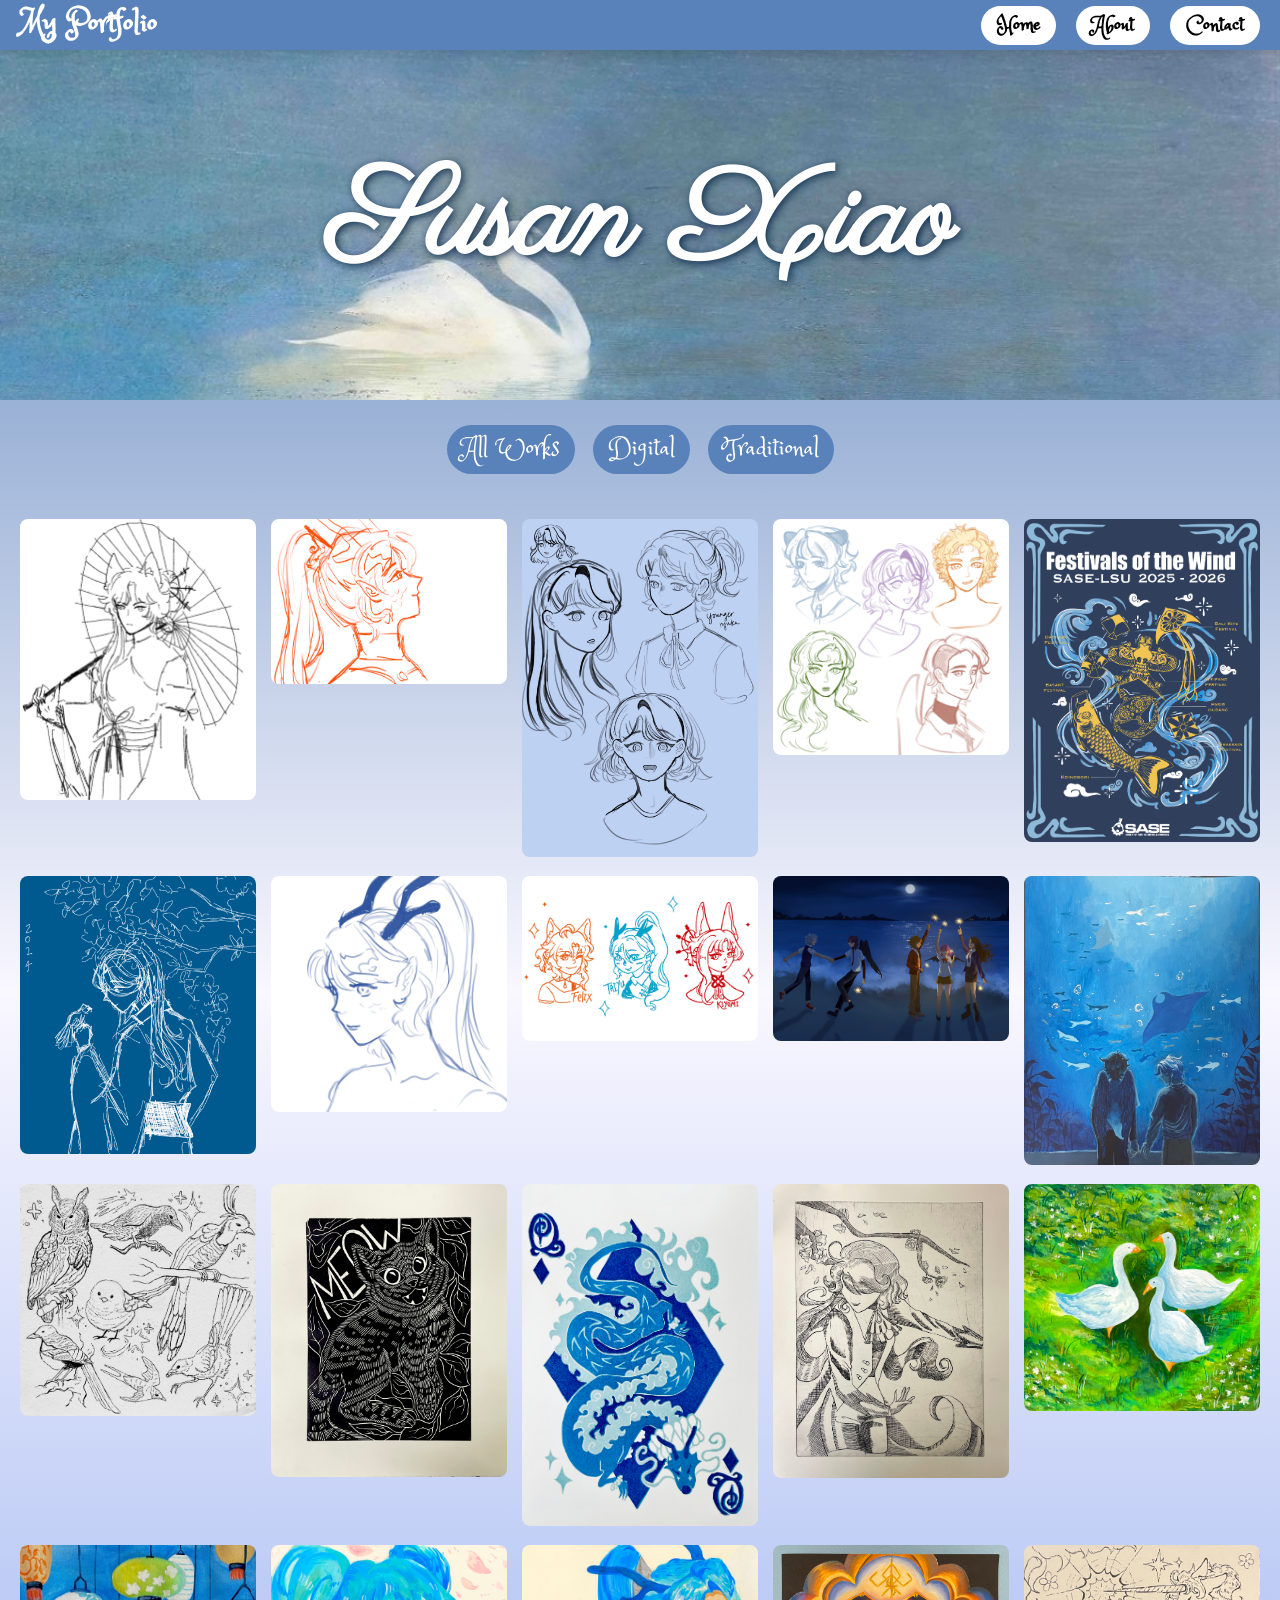
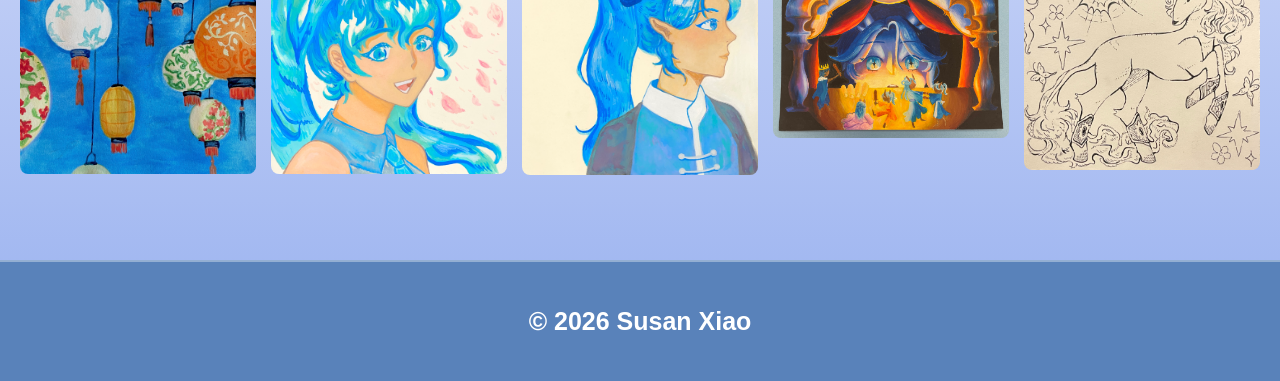
<file: index.html>
<!doctype html>
<html class="no-js" lang="en">

<head>
  <meta charset="utf-8">
  <title>Art Portfolio Website</title>
  <meta name="description" content="This site is  an art portfolio showcasing personal artwork over the recent years.">
  <meta name="viewport" content="width=device-width, initial-scale=1">

  <meta property="og:title" content="">
  <meta property="og:type" content="">
  <meta property="og:url" content="">
  <meta property="og:image" content="">

  <link rel="manifest" href="site.webmanifest">
  <link rel="icon" href="img/icon.png">

  <link rel="stylesheet" href="css/normalize.css">
  <link rel="stylesheet" href="css/main.css">

  <meta name="theme-color" content="#fafafa">
  <link rel="preconnect" href="https://fonts.googleapis.com">
  <link rel="preconnect" href="https://fonts.gstatic.com" crossorigin>
  <link href="https://fonts.googleapis.com/css2?family=Dr+Sugiyama&family=Fleur+De+Leah&family=MonteCarlo&family=Noto+Nastaliq+Urdu:wght@400..700&family=Parisienne&family=Princess+Sofia&family=Stalemate&display=swap" rel="stylesheet">
</head>

<body>
  <div class="top-bar">
    <nav>
      <h1>My Portfolio</h1>

      <ul>
        <li><a href="index.html">Home</a></li>
        <li><a href="about.html">About</a></li>
        <li><a href="contact.html">Contact</a></li>
      </ul>
    </nav>
  </div>
  
  <header class="hero">
    <div class="hero-text">
      <h2>Susan Xiao</h2>
    </div>
  </header>

  <section class="filters">
    <button onclick="filterSelection('all')">All Works</button>
    <button onclick="filterSelection('digital')">Digital</button>
    <button onclick="filterSelection('traditional')">Traditional</button>
  </section>

  <section class="gallery">
    <div class="art digital">
      <button class="art-btn"  aria-label="View Kiyomi, Digital Illustration, 2024">    
        <img 
        src="img/kiyomi.jpg" 
        data-title="Kiyomi"
        data-year="2024"
        data-medium="Digital Illustration - Sketch" 
        alt="">
      </button>
    </div>


    <div class="art digital">
      <button class="art-btn" aria-label="View Taiyu, Digital Illustration, 2025"> 
        <img 
        src="img/taiyured.JPG" 
        data-title="Taiyu (Red)"
        data-year="2025"
        data-medium="Digital Illustration - Sketch" 
        alt="">
      </button>
    </div>

    <div class="art digital">
      <button class="art-btn" aria-label="View Ryuka, Digital Illustration, 2025">
        <img 
        src="img/ryuka.JPG" 
        data-title="Ryuka"
        data-year="2025"
        data-medium="Digital Illustration - Character Design" 
        alt="">
      </button>
    </div>

    <div class="art digital">
      <button class="art-btn" aria-label="View Troubled, Digital Illustration, 2026">
        <img 
        src="img/troubled.JPG" 
        data-title="Troubled"
        data-year="2026"
        data-medium="Digital Illustration - Character Design" 
        alt="">
      </button>
    </div>

    <div class="art digital">
      <button class="art-btn" aria-label="View SASE Tshirt, Digital Illustration, 2026">
        <img 
        src="img/sase.jpg" 
        data-title="SASE Tshirt"
        data-year="2026"
        data-medium="Digital Illustration - Shirt Design" 
        alt="">
      </button>
    </div>

    <div class="art digital">
      <button class="art-btn" aria-label="View Taiyu (Blue), Digital Illustration, 2024">
        <img 
        src="img/taiyubluesketch.jpg" 
        data-title="Taiyu (Blue)"
        data-year="2024"
        data-medium="Digital Illustration - Sketch" 
        alt="">
      </button>
    </div>

    <div class="art digital">
      <button class="art-btn" aria-label="View Wandering, Digital Illustration, 2026">
        <img 
        src="img/taiyusketch.jpg" 
        data-title="Wandering"
        data-year="2026"
        data-medium="Digital Illustration - Sketch" 
        alt="">
      </button>
    </div>

    <div class="art digital">
      <button class="art-btn" aria-label="View Duty Bound Trio, Digital Illustration, 2025">
        <img 
        src="img/dutyboundtrio.JPG" 
        data-title="Duty Bound Trio"
        data-year="2025"
        data-medium="Digital Illustration - Tshirt Design" 
        alt="">
      </button>
    </div>

    <div class="art digital">
      <button class="art-btn" aria-label="View A Night to Remember, Digital Illustration, 2023">
        <img 
        src="img/troubledbeach.JPG" 
        data-title="A Night to Remember"
        data-year="2023"
        data-medium="Digital Illustration" 
        alt="">
      </button>
    </div>

    <div class="art traditional">
      <button class="art-btn" aria-label="View Aquarium, Guoache, 2023">
        <img 
        src="img/aquarium.jpg" 
        data-title="Aquarium"
        data-year="2023"
        data-medium="Guoache" 
        alt="">
      </button>
    </div>

    <div class="art traditional">
      <button class="art-btn"  aria-label="View Birdies, Pen and Ink, 2026">
        <img 
        src="img/birdie.JPG" 
        data-title="Birdies"
        data-year="2026"
        data-medium="Pen and Ink" 
        alt="">
      </button>
    </div>

    <div class="art traditional">
      <button class="art-btn"  aria-label="View Mr. Meow, Printmaking, 2025">
        <img 
        src="img/cat.jpg" 
        data-title="Mr. Meow"
        data-year="2025"
        data-medium="Printmaking" 
        alt="">
      </button>
    </div>

    <div class="art traditional">
      <button class="art-btn"  aria-label="View Queen's Companion, Printmaking, 2025">
        <img 
        src="img/dragoncard.png" 
        data-title="Queen's Companion"
        data-year="2025"
        data-medium="Printmaking"
        alt="">
      </button>
    </div>

    <div class="art traditional">
      <button class="art-btn"  aria-label="View End of a Performance, Printmaking, 2025">
        <img 
        src="img/furina.jpg" 
        data-title="End of a Performance"
        data-year="2025"
        data-medium="Printmaking"
        alt="">
      </button>
    </div>

    <div class="art traditional">
      <button class="art-btn"  aria-label="View Meadow Trio, Guoache, 2026">
        <img 
        src="img/geese.jpg" 
        data-title="Meadow Trio"
        data-year="2026"
        data-medium="Guoache"
        alt="">
      </button>
    </div>

    <div class="art traditional">
      <button class="art-btn"  aria-label="View Hanging Lanterns, Guoache, 2026">
        <img 
        src="img/lanterns.PNG" 
        data-title="Hanging Lanterns"
        data-year="2026"
        data-medium="Guoache"
        alt="">
      </button>
    </div>

    <div class="art traditional">
      <button class="art-btn"  aria-label="View MIKU, Guoache, 2026">
        <img 
        src="img/miku.JPG" 
        data-title="MIKU"
        data-year="2026"
        data-medium="Guoache"
        alt="">
      </button>
    </div>

    <div class="art traditional">
      <button class="art-btn"  aria-label="View Little Prince, Guoache, 2026">
        <img 
        src="img/taiyu.JPG" 
        data-title="Little Prince"
        data-year="2026"
        data-medium="Guoache"
        alt="">
      </button>
    </div>

    <div class="art traditional">
      <button class="art-btn" aria-label="View The Family, Oil Pastels, 2023">
        <img 
        src="img/taiyustage.JPG" 
        data-title="The Family"
        data-year="2023"
        data-medium="Oil Pastels"
        alt="">
      </button>
    </div>

    <div class="art traditional">
      <button class="art-btn" aria-label="View Unicrown, Pen and Ink, 2026">
        <img 
        src="img/unicorn.JPG" 
        data-title="Unicrown"
        data-year="2026"
        data-medium="Pen and Ink"
        alt="">
      </button>
    </div>
  </section>

  <div id="lightbox">
    <div id="lightbox-content" onclick="event.stopPropagation()">
      <button id="close-btn" aria-label="Close lightbox">×</button>
      <button class="arrow left" aria-label="Previous image">❮</button>
      <img id="lightbox-img" alt="">
      <button class="arrow right" aria-label="Next image">❯</button>
    </div>
    <div id="lightbox-caption">
      <h3 id="caption-title">Title</h3>
      <p id="caption-year"></p>
      <p id="caption-medium"></p>
    </div>
  </div>

  <footer>
    <p>© 2026 Susan Xiao</p>
  </footer>

  <script src="js/main.js"></script>
</body>
</html>
</file>
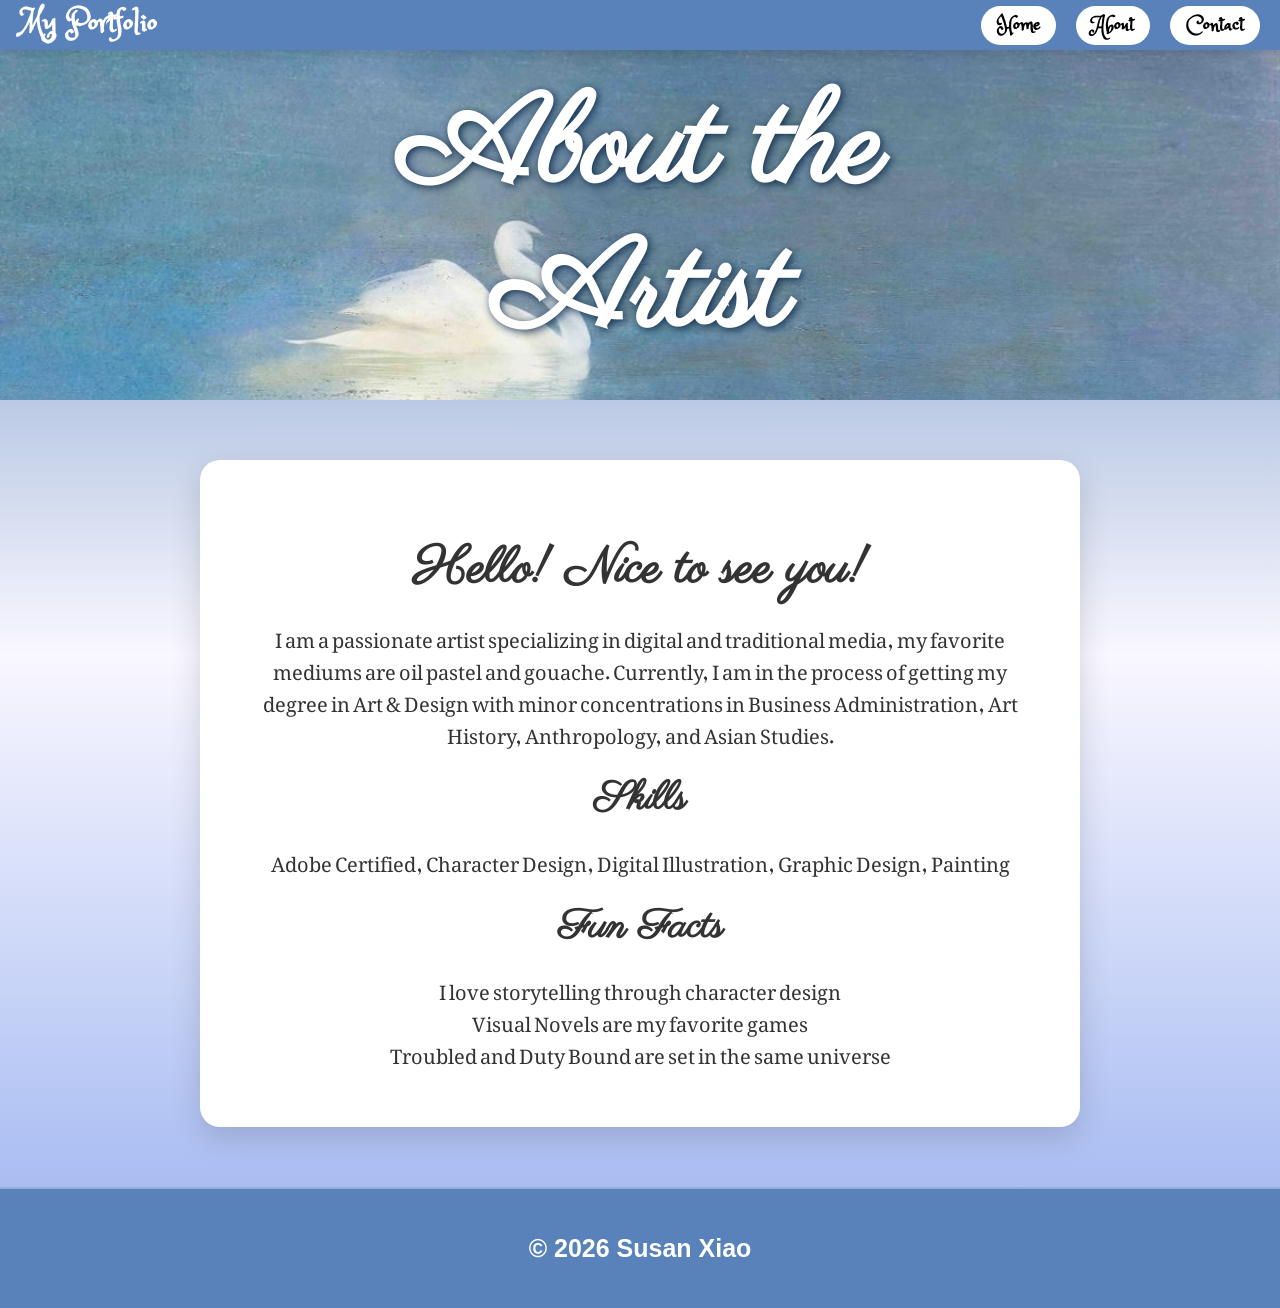
<file: about.html>
<!doctype html>
<html class="no-js" lang="en">

<head>
  <meta charset="utf-8">
  <title>Art Portfolio Website</title>
  <meta name="description" content="This site is  an art portfolio showcasing personal artwork over the recent years.">
  <meta name="viewport" content="width=device-width, initial-scale=1">

  <meta property="og:title" content="">
  <meta property="og:type" content="">
  <meta property="og:url" content="">
  <meta property="og:image" content="">

  <link rel="manifest" href="site.webmanifest">
  <link rel="icon" href="img/icon.png">

  <link rel="stylesheet" href="css/normalize.css">
  <link rel="stylesheet" href="css/main.css">

  <meta name="theme-color" content="#fafafa">
  <link rel="preconnect" href="https://fonts.googleapis.com">
  <link rel="preconnect" href="https://fonts.gstatic.com" crossorigin>
  <link href="https://fonts.googleapis.com/css2?family=Dr+Sugiyama&family=Fleur+De+Leah&family=MonteCarlo&family=Noto+Nastaliq+Urdu:wght@400..700&family=Parisienne&family=Princess+Sofia&family=Stalemate&display=swap" rel="stylesheet">
</head>

<body>
  <div class="top-bar">
    <nav>
      <h1>My Portfolio</h1>
        
      <ul>
        <li><a href="index.html">Home</a></li>
        <li><a href="about.html">About</a></li>
        <li><a href="contact.html">Contact</a></li>
      </ul>
    </nav>
  </div>

  <header class="hero">
    <div class="hero-text">
      <h2>About the Artist</h2>
    </div>
  </header>

  <section class="content">
    <h2>Hello! Nice to see you!</h2>
      <p>
        I am a passionate artist specializing in digital and traditional media, 
        my favorite mediums are oil pastel and gouache. Currently, I am in the 
        process of getting my degree in Art & Design with minor concentrations 
        in Business Administration, Art History, Anthropology, and Asian Studies.
      </p>
    <h3>Skills</h3>
      <p>
        Adobe Certified, Character Design, Digital Illustration, Graphic Design, Painting
      </p>
    <h3>Fun Facts</h3>
      <p class="fun-facts">
        I love storytelling through character design<br>
        Visual Novels are my favorite games<br>
        Troubled and Duty Bound are set in the same universe
      </p>
  </section>

  <footer>
    <p>© 2026 Susan Xiao</p>
  </footer>

  <script src="js/main.js"></script>
</body>
</html>
</file>
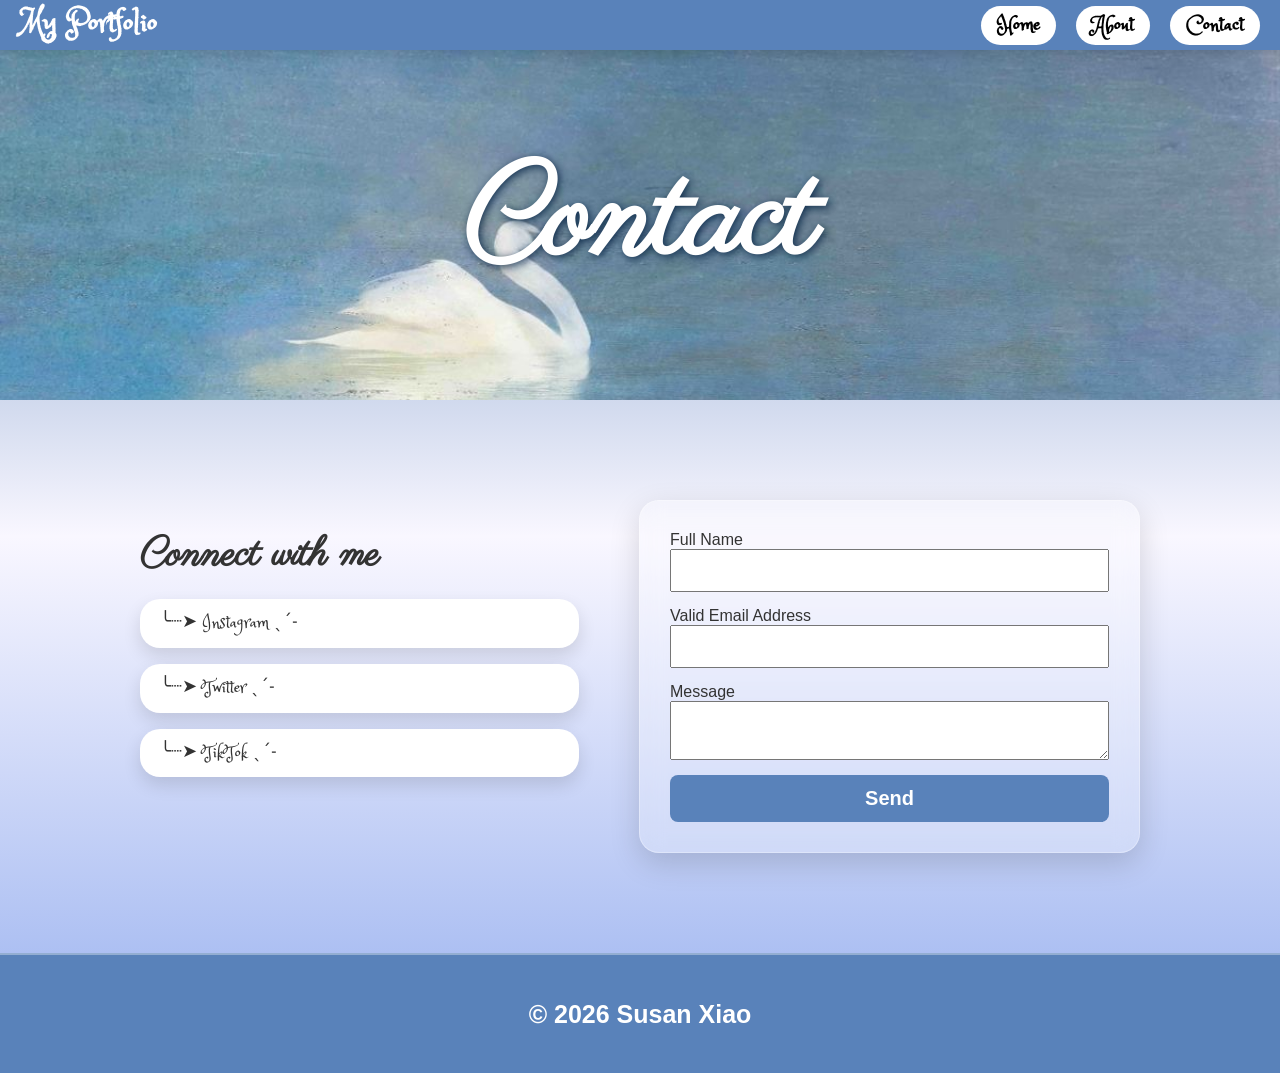
<file: contact.html>
<!doctype html>
<html class="no-js" lang="en">

<head>
  <meta charset="utf-8">
  <title>Art Portfolio Website</title>
  <meta name="description" content="This site is  an art portfolio showcasing personal artwork over the recent years.">
  <meta name="viewport" content="width=device-width, initial-scale=1">

  <meta property="og:title" content="">
  <meta property="og:type" content="">
  <meta property="og:url" content="">
  <meta property="og:image" content="">

  <link rel="manifest" href="site.webmanifest">
  <link rel="icon" href="img/icon.png">

  <link rel="stylesheet" href="css/normalize.css">
  <link rel="stylesheet" href="css/main.css">

  <meta name="theme-color" content="#fafafa">
  <link rel="preconnect" href="https://fonts.googleapis.com">
  <link rel="preconnect" href="https://fonts.gstatic.com" crossorigin>
  <link href="https://fonts.googleapis.com/css2?family=Dr+Sugiyama&family=Fleur+De+Leah&family=MonteCarlo&family=Noto+Nastaliq+Urdu:wght@400..700&family=Parisienne&family=Princess+Sofia&family=Stalemate&display=swap" rel="stylesheet">
</head>

<body>
  <div class="top-bar">
    <nav>
      <h1>My Portfolio</h1>
      
      <ul>
        <li><a href="index.html">Home</a></li>
        <li><a href="about.html">About</a></li>
        <li><a href="contact.html">Contact</a></li>
      </ul>
    </nav>
  </div>

  <header class="hero">
    <div class="hero-text">
      <h2>Contact</h2>
    </div>
  </header>
  
  <section class="contact-layout">
    <div class="contact-social">
      <h2>Connect with me</h2>
      <a href="https://www.instagram.com/suuusanxiao/" target="_blank">╰┈➤ Instagram ˎˊ˗ </a>
      <a href="https://x.com/" target="_blank">╰┈➤ Twitter ˎˊ˗ </a>
      <a href="https://www.tiktok.com/en/" target="_blank">╰┈➤ TikTok ˎˊ˗ </a>
    </div>

    <div class="contact-form">
      <form id="contactForm">
        <label for="name">Full Name</label>
        <input type="text" id="name" name="name" required>
        <label for="email">Valid Email Address</label>
        <input type="email" id="email" name="email" required>
        <label for="message">Message</label>
        <textarea id="message" name="message" required></textarea>
        <button type="submit">Send</button>
      </form>
    </div>
  </section>

  <div id="thank-you-popup" class="popup hidden">
    <div class="popup-card">
        <h2>Thank You!</h2>
        <p>Your message has been sent.</p>
      <button id="close-popup-btn">Close</button>
    </div>
  </div>

  <footer>
    <p>© 2026 Susan Xiao</p>
  </footer>

  <script src="js/main.js"></script>
</body>
</html>
</file>
<file: css/main.css>
root {
  blue: #1e3a8a;
  light-blue: #3b82f6;
  yellow: #facc15;
  white: #ffffff;
}

.top-bar {
  height: 50px;
  background: #5982ba;
  display: flex;
  align-items: center;
  padding: 0 20px;
  position: sticky;
  top: 0;
  z-index: 10000;
  background: #5982ba;
  box-shadow: 0 4px 12px #00000026;
}

.top-bar.hide {
  transform: translateY(-100%);
  transition: transform 0.3s ease;
}

body {
  margin: 0;
  font-family: Arial, sans-serif;
  color: #333;
  background: linear-gradient(
    to bottom,
    #5982ba,
    #f9f7ff,
    #97b0ef
  );
}

.hero {
  background-image: url("../img/hero3.jpg");
  background-position: center;
  background-repeat: no-repeat;
  background-size: cover;
  position: relative;
  height: 350px;
}

.hero.small {
  padding: 40px 20px;
}

.hero-text {
  position: absolute;
  top: 50%;
  left: 50%;
  transform: translate(-50%, -50%);
  text-align: center;
  color: #ffffff;
}

.hero-text h2 {
  font-size: 125px;
  font-family: "Parisienne", cursive;
  margin: 0;
  text-shadow: 2px 2px 8px #052243e1;
}

nav {
  display: flex;
  justify-content: space-between;
  align-items: center;
  width: 100%;
}

nav h1 {
  color: #ffffff;
  font-size: 30px;
  margin: 0;
  font-family: "Princess Sofia", cursive;
}

nav ul {
  list-style: none;
  display: flex;
  gap: 20px;
  margin: 0;
  padding: 0;
  font-family: "Princess Sofia", cursive;
  font-size: 20px;
}

nav a {
  display: inline-block;
  padding: 8px 16px;
  background: #ffffff;
  color: #000000;
  text-decoration: none;
  font-weight: 700;
  border-radius: 25px; 
  transition: all 0.3s ease;
}

nav a:hover {
  background: var(--light-blue);
  color: #ffffff;
  transform: translateY(-2px);
  box-shadow: 0 4px 10px #00000033;
}

nav a:active {
  transform: translateY(0);
  box-shadow: 0 2px 5px #00000033;
}

.gallery {
  display: grid;
  grid-template-columns: repeat(auto-fit, minmax(200px, 1fr));
  padding: 20px;
  gap: 15px;
}

.gallery img {
  width: 100%;
  border-radius: 8px;
  cursor: pointer;
  transition: transform 0.3s;
}

.gallery img:hover {
  transform: scale(1.05);
}

.filters {
  text-align: center;
  margin: 20px; 
  font-family: "Princess Sofia", cursive;
  font-size: 25px;
}

.filters button {
  background: #5982ba;
  color: #ffffff;
  border: none;
  padding: 10px 15px;
  margin: 5px;
  cursor: pointer;
  border-radius: 25px;
  transition: all 0.3s ease;
}

.filters button.active {
  background: #ffffff;
  color: hsl(215, 41%, 54%);
}

.filters button:hover {
  background: var(--yellow);
  color: #000000;
  transform: translateY(-2px); 
  box-shadow: 0 4px 10px #00000033;
}

.filters button:active {
  transform: translateY(0);
  box-shadow: 0 2px 5px #00000033;
}

#lightbox {
  display: none;
  position: fixed;
  z-index: 9999; 
  background: #000000e6;
  top: 0;
  left: 0;
  width: 100%;
  height: 100%;
  justify-content: center;
  align-items: center;
}

#lightbox-content {
  display: flex;              
  flex-direction: row;
  align-items: center;
  justify-content: center;
  gap: 40px;
  max-width: 90%;
  max-height: 90%;
  margin: auto;
}

#lightbox img {
  max-width: 60vw;           
  max-height: 80vh;
  object-fit: contain;
  border-radius: 10px;
}

#lightbox-caption {
  max-width: 300px;
  text-align: left;
  color: #ffffff;
  font-family: "Princess Sofia", cursive;
}

#lightbox-caption {
  border-left: 2px solid #ffffff4d;
  padding-left: 20px;
}

#lightbox-caption h3 {
  font-size: 32px;
  margin-bottom: 10px;
}

#lightbox-caption p {
  font-size: 18px;
  margin: 5px 0;
  opacity: 0.85;
}

#lightbox img {
  max-width: 80%;
}

#lightbox-content {
  animation: fadeIn 0.3s ease;
}

@keyframes fadeIn {
  from { opacity: 0; transform: scale(0.95); }
  to { opacity: 1; transform: scale(1); }
}

.content {
  padding: 20px;
}

/* Form */
form {
  display: flex;
  flex-direction: column;
  max-width: 700;
}

input, textarea {
  margin-bottom: 10px;
  padding: 10px;
}

button {
  background: #ffffff;
  border: none;
  padding: 10px;
}

.art {
  opacity: 0;
  transform: translateY(40px);
  transition: opacity 0.6s ease, transform 0.6s ease;
}

.art.show {
  opacity: 1;
  transform: translateY(0);
}

.art-btn {
  background: none;
  border: none;
  padding: 0;
  cursor: pointer;
  width: 100%;
}

.art-btn img {
  width: 100%;
  display: block;
}

footer {
  background: #5982ba;
  color: #ffffff;
  border-top: 2px solid #ffffff59;
  padding: 20px;
  text-align: center;
  font-family: Arial, sans-serif;
  margin-top: 60px;
  font-size: 25px;
  font-weight: 700;
}

@media (max-width: 768px) {
  #lightbox-content {
    flex-direction: column;  
    text-align: center;
  }

  #lightbox-caption {
    max-width: 90%;
    text-align: center;
  }

  #lightbox img {
    max-width: 90%;
    max-height: 60vh;
  }
}

#close-btn {
  position: fixed;
  top: 20px;
  right: 30px;
  background: transparent;
  border: none;
  box-shadow: none;
  color: #ffffff;
  font-size: 40px;
  cursor: pointer;
  z-index: 10002;
  transition: color 0.2s ease;
}

#close-btn:hover {
  color: var(--yellow);
}

#close-btn:focus-visible {
  outline: 2px solid var(--yellow);
  border-radius: 6px;
}

.arrow {
  position: fixed;       
  top: 50%;
  transform: translateY(-50%);
  z-index: 10001;
  background: transparent;
  border: none;
  box-shadow: none;
  color: #ffffff;
  font-size: 60px;
  cursor: pointer;
  user-select: none;
}

.arrow.left {
  left: 20px;
}

.arrow.right {
  right: 20px;
}

.arrow:hover {
  color: var(--yellow);
}

.arrow:focus-visible {
  outline: 2px solid var(--yellow);
  border-radius: 6px;
}

.content {
  max-width: 800px;
  margin: 60px auto;
  padding: 40px;
  background: #ffffff;
  border-radius: 20px;
  box-shadow: 0 10px 30px #00000026;
  text-align: center;
}

.content ul {
  list-style: none;
  padding: 0;
  margin: 0;
}

.fun-facts {
  margin-bottom: 10px;   
  line-height: 1.8;      
}

.content {
  max-width: 800px;
  margin: 60px auto;
  padding: 40px;
  background: #ffffff;
  border-radius: 20px;
  box-shadow: 0 10px 30px #00000026;
  text-align: center;
}

.content h2,
.content h3 {
  font-family: "Parisienne", cursive;
}

.content h2 {
  font-size: 50px;
  margin-bottom: 20px;
}

.content h3 {
  font-size: 40px;
  margin-top: 30px;
  margin-bottom: 10px;
}

.content p,
.content li {
  font-family: "Noto Nastaliq Urdu", serif;
  font-size: 20px;
  line-height: 1.6;
}

.content p {
  margin-bottom: 20px;
}

.content ul {
  list-style: none;
  padding: 0;
  margin: 0;
}

.content li {
  margin-bottom: 10px;
}

.contact-layout {
  display: flex;
  justify-content: space-between;
  align-items: flex-start;
  max-width: 1000px;
  margin: 60px auto;
  padding: 40px;
  gap: 60px;
}

.contact-social {
  flex: 1;
  text-align: left;
}

.contact-social h2 {
  font-family: "Parisienne", cursive;
  font-size: 40px;
  margin-bottom: 20px;
}

.contact-social a {
  display: block;
  padding: 14px 20px;
  margin-bottom: 16px;
  background: #ffffff;
  border-radius: 20px;
  text-decoration: none;
  color: #333;
  font-size: 18px;
  font-family: "Princess Sofia", cursive;
  box-shadow: 0 8px 18px #0000001f;
  position: relative;
  animation: floatCard 4s ease-in-out infinite;
  transition: all 0.3s ease;
}

.contact-social a:nth-child(2) {
  animation-delay: 0.5s;
}

.contact-social a:nth-child(3) {
  animation-delay: 1s;
}

.contact-social a:hover {
  transform: translateY(-6px) scale(1.03);
  background: #3b82f6;
  color: #ffffff;
  box-shadow: 0 12px 25px #3b82f659;
}

.contact-form {
  flex: 1;
  background: #ffffff40;
  backdrop-filter: blur(12px);
  -webkit-backdrop-filter: blur(12px);
  border: 1px solid #ffffff4d;
  padding: 30px;
  border-radius: 20px;
  box-shadow: 0 10px 30px #00000026;
}

@keyframes floatCard {
  0% { transform: translateY(0px); }
  50% { transform: translateY(-6px); }
  100% { transform: translateY(0px); }
}

.contact-form form {
  display: flex;
  flex-direction: column;
}

.contact-form input,
.contact-form textarea {
  margin-bottom: 15px;
  padding: 10px;
  font-size: 16px;
}

.contact-form button {
  background: #5982ba;
  color: #ffffff;
  border: none;
  padding: 12px;
  cursor: pointer;
  border-radius: 8px;
  transition: all 0.15s ease;
  font-weight: 700; 
  font-size: 20px; 
}

.contact-form button:hover {
  background: #3b82f6;
  transform: translateY(-2px);
  box-shadow: 0 7px 0 #2563eb;
}

.contact-form button:active {
  transform: translateY(3px);
  box-shadow: 0 2px 0 #2563eb;
  transition: all 0.05s ease;
}

.contact-form button:hover {
  background: #3b82f6;
}

.popup {
  position: fixed;
  inset: 0;
  display: flex;
  justify-content: center;
  align-items: center;
  background: radial-gradient(
  circle at center,
    #3b82f640,
    #1e3a8a99
  );
  z-index: 99999;
  opacity: 0;
  pointer-events: none;
  transition: opacity 0.4s ease;
  backdrop-filter: blur(6px);
}

.popup:not(.hidden) {
  opacity: 1;
  pointer-events: auto;
}

.popup:not(.hidden) {
  animation: blueGlow 6s ease-in-out infinite alternate;
}

@keyframes blueGlow {
  0% {
    background: radial-gradient(
      circle at 40% 40%,
      #3b82f640,
      #1e3a8a99
    );
  }
  100% {
    background: radial-gradient(
      circle at 60% 60%,
      #60a5fa4d,
      #1e3a8ab3
    );
  }
}

.popup.hidden {
  opacity: 0;
  pointer-events: none;
}

.popup-card button {
  background: #5982ba;
  color: #ffffff;
  border: none;
  padding: 10px 16px;
  border-radius: 8px;
  cursor: pointer;
  transition: all 0.15s ease;
}

.popup-card button:hover {
  background: #3b82f6;
  transform: translateY(-2px);
}

.popup-card button:active {
  transform: translateY(2px);
}

.popup-card {
  background: #ffffff40;
  backdrop-filter: blur(12px);
  -webkit-backdrop-filter: blur(12px);
  border: 1px solid #ffffff4d;
  padding: 30px 40px;
  border-radius: 20px;
  text-align: center;
  color: #ffffff;
  box-shadow: 0 10px 30px #00000033;
  transform: translateY(20px);
  opacity: 0;
  animation: popupFloat 4s ease-in-out infinite;
  transition: all 0.3s ease;
}

.popup:not(.hidden) .popup-card {
  transform: translateY(0);
  opacity: 1;
}

@keyframes popupFloat {
  0%   { transform: translateY(0px); }
  50%  { transform: translateY(-10px); }
  100% { transform: translateY(0px); }
}

.contact-form button {
  position: relative;
  overflow: hidden; 
}

.contact-form button .ripple {
  position: absolute;
  border-radius: 50%;
  transform: scale(0);
  background: #ffffff99;
  animation: rippleEffect 0.6s linear;
  pointer-events: none;
}

@keyframes rippleEffect {
  to {
    transform: scale(4);
    opacity: 0;
  }
}

.button-loading {
  pointer-events: none;
  opacity: 0.8;
}

.button-loading::after {
  content: "";
  width: 18px;
  height: 18px;
  border: 3px solid #ffffff;
  border-top-color: transparent;
  border-radius: 50%;
  display: inline-block;
  margin-left: 10px;
  animation: spin 0.6s linear infinite;
  vertical-align: middle;
}

@keyframes spin {
  to {
    transform: rotate(360deg);
  }
}
</file>
